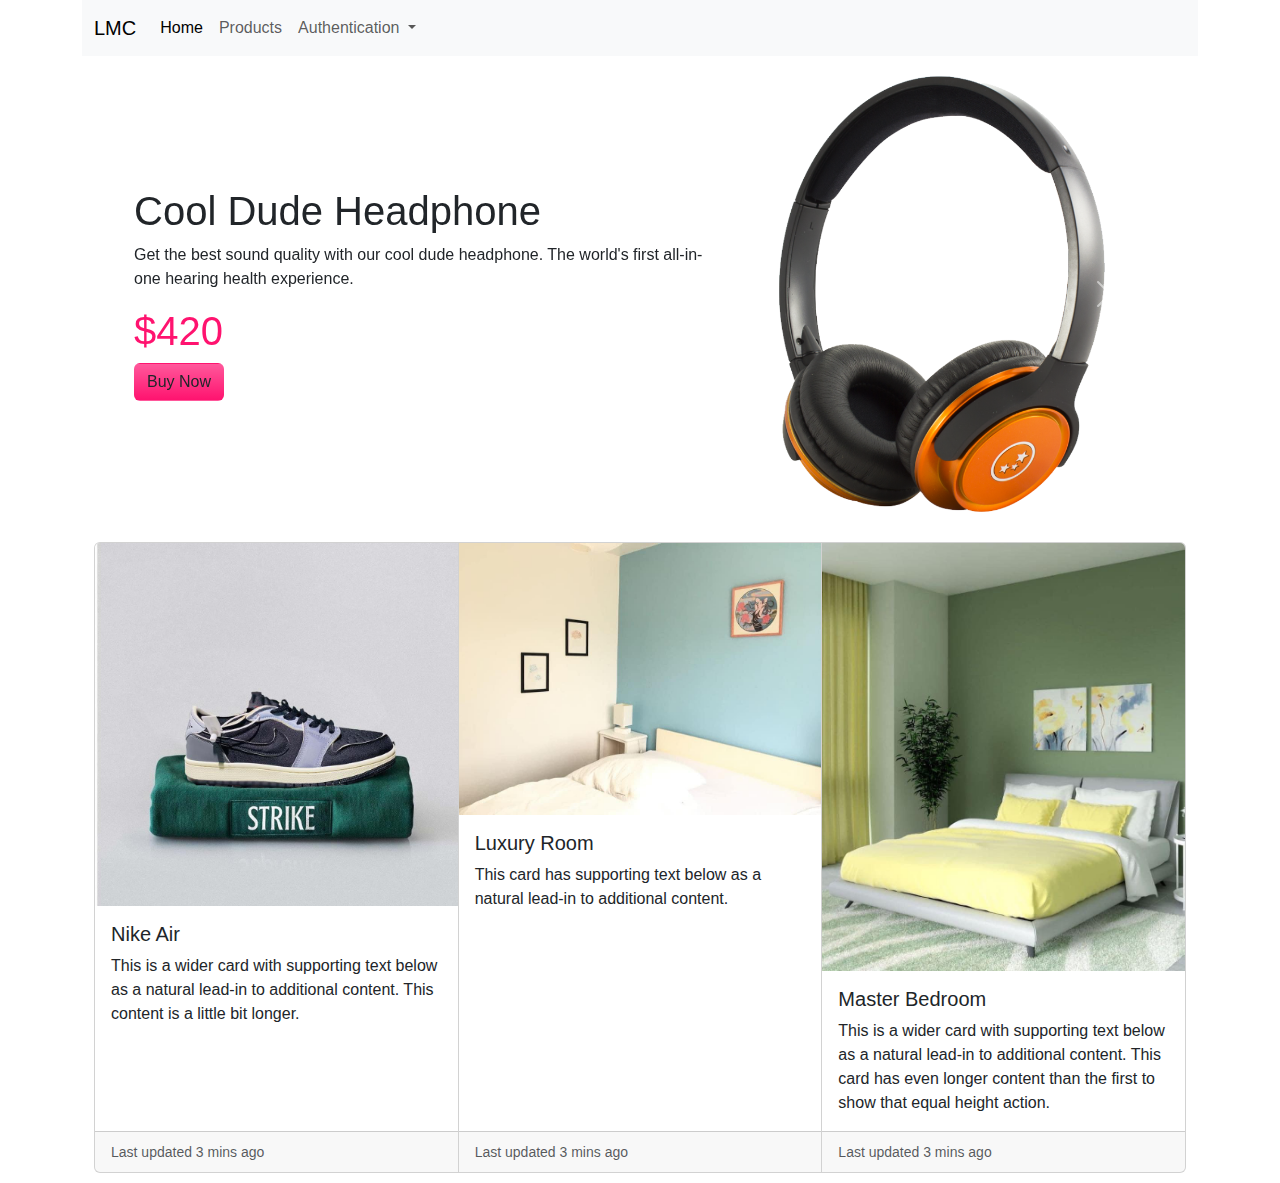
<file: class 06/index.html>
<!DOCTYPE html>
<html lang="en">
<head>
    <meta charset="UTF-8">
    <meta http-equiv="X-UA-Compatible" content="IE=edge">
    <meta name="viewport" content="width=device-width, initial-scale=1.0">
    <title>Class_06</title>
    <link rel="stylesheet" href="style.css">
    <link href="https://cdn.jsdelivr.net/npm/bootstrap@5.3.3/dist/css/bootstrap.min.css" rel="stylesheet" integrity="sha384-QWTKZyjpPEjISv5WaRU9OFeRpok6YctnYmDr5pNlyT2bRjXh0JMhjY6hW+ALEwIH" crossorigin="anonymous">

</head>
<body>
    <div class="container">
        <nav class="navbar navbar-expand-lg bg-body-tertiary"> 
            <div class="container-fluid">
              <a class="navbar-brand" href="#">LMC</a>
              <button class="navbar-toggler" type="button" data-bs-toggle="collapse" data-bs-target="#navbarSupportedContent" aria-controls="navbarSupportedContent" aria-expanded="false" aria-label="Toggle navigation">
                <span class="navbar-toggler-icon"></span>
              </button>
              <div class="collapse navbar-collapse" id="navbarSupportedContent">
                <ul class="navbar-nav me-auto mb-2 mb-lg-0">
                  <li class="nav-item">
                    <a class="nav-link active" aria-current="page" href="#">Home</a>
                  </li>
                  <li class="nav-item">
                    <a class="nav-link" href="#">Products</a>
                  </li>
                  <li class="nav-item dropdown">
                    <a class="nav-link dropdown-toggle" href="#" role="button" data-bs-toggle="dropdown" aria-expanded="false">
                      Authentication
                    </a>
                    <ul class="dropdown-menu">
                      <li><a class="dropdown-item" href="#">Log in</a></li>
                      <li><a class="dropdown-item" href="#">Log out</a></li>
                      <li><hr class="dropdown-divider"></li>
                      <li><a class="dropdown-item" href="#">Register Now</a></li>
                    </ul>
                  </li>
                </ul>
              </div>
            </div>
          </nav>
        <div class="container">
            <div id="carouselExampleIndicators" class="carousel slide">
                <div class="carousel-indicators">
                  <button type="button" data-bs-target="#carouselExampleIndicators" data-bs-slide-to="0" class="active" aria-current="true" aria-label="Slide 1"></button>
                  <button type="button" data-bs-target="#carouselExampleIndicators" data-bs-slide-to="1" aria-label="Slide 2"></button>
                  <button type="button" data-bs-target="#carouselExampleIndicators" data-bs-slide-to="2" aria-label="Slide 3"></button>
                </div>
                <div class="carousel-inner">
                  <div class="carousel-item active">
                    <div class="row align-items-center">
                        <div class="col-md-7">
                            <h1>Cool Dude Headphone</h1>
                            <p>Get the best sound quality with our cool dude headphone. The world's first all-in-one hearing health experience.</p>
                            <h1 class="price">$420</h1>
                            <button class="btn">Buy Now</button>
                        </div>
                        <div class="col-md-5">
                            <img src="images/headphone.png" class="d-block w-100" alt="...">
                        </div>
                    </div>
                  </div>
                  <div class="carousel-item">
                    <div class="row align-items-center">
                        <div class="col-md-7">
                            <h1>Mi Alpha Smart Tv</h1>
                            <p>Get the best screen quality with our cool dude view of HD. The world's first all-in-one hearing health experience.</p>
                            <h1 class="price">$720</h1>
                            <button class="btn">Buy Now</button>
                        </div>
                        <div class="col-md-5">
                            <img src="images/tv.png" class="d-block w-100" alt="...">
                        </div>
                    </div>
                  </div>
                  <div class="carousel-item">
                    <div class="row align-items-center">
                        <div class="col-md-7">
                            <h1>X-Box Gaming</h1>
                            <p>Get the best gaming quality with our cool dude headphone. The world's first all-in-one hearing health experience.</p>
                            <h1 class="price">$420</h1>
                            <button class="btn">Buy Now</button>
                        </div>
                        <div class="col-md-5">
                            <img src="images/xbox.png" class="d-block w-100" alt="...">
                        </div>
                    </div>
                  </div>
                </div>
                <button class="carousel-control-prev" type="button" data-bs-target="#carouselExampleIndicators" data-bs-slide="prev">
                  <span class="carousel-control-prev-icon" aria-hidden="true"></span>
                  <span class="visually-hidden">Previous</span>
                </button>
                <button class="carousel-control-next" type="button" data-bs-target="#carouselExampleIndicators" data-bs-slide="next">
                  <span class="carousel-control-next-icon" aria-hidden="true"></span>
                  <span class="visually-hidden">Next</span>
                </button>
              </div>
        </div>
        <div class="container">
            <div class="card-group">
                <div class="card">
                  <img src="images/IMG_8056.JPG" class="card-img-top" alt="...">
                  <div class="card-body">
                    <h5 class="card-title">Nike Air</h5>
                    <p class="card-text">This is a wider card with supporting text below as a natural lead-in to additional content. This content is a little bit longer.</p>
                  </div>
                  <div class="card-footer">
                    <small class="text-body-secondary">Last updated 3 mins ago</small>
                  </div>
                </div>
                <div class="card">
                  <img src="images/IMG_8057.JPG" class="card-img-top" alt="...">
                  <div class="card-body">
                    <h5 class="card-title">Luxury Room</h5>
                    <p class="card-text">This card has supporting text below as a natural lead-in to additional content.</p>
                  </div>
                  <div class="card-footer">
                    <small class="text-body-secondary">Last updated 3 mins ago</small>
                  </div>
                </div>
                <div class="card">
                  <img src="images/IMG_8058.JPG" class="card-img-top" alt="...">
                  <div class="card-body">
                    <h5 class="card-title">Master Bedroom</h5>
                    <p class="card-text">This is a wider card with supporting text below as a natural lead-in to additional content. This card has even longer content than the first to show that equal height action.</p>
                  </div>
                  <div class="card-footer">
                    <small class="text-body-secondary">Last updated 3 mins ago</small>
                  </div>
                </div>
              </div>
        </div>
    </div>





    <script src="https://cdn.jsdelivr.net/npm/@popperjs/core@2.11.8/dist/umd/popper.min.js" integrity="sha384-I7E8VVD/ismYTF4hNIPjVp/Zjvgyol6VFvRkX/vR+Vc4jQkC+hVqc2pM8ODewa9r" crossorigin="anonymous"></script>
    <script src="https://cdn.jsdelivr.net/npm/bootstrap@5.3.3/dist/js/bootstrap.min.js" integrity="sha384-0pUGZvbkm6XF6gxjEnlmuGrJXVbNuzT9qBBavbLwCsOGabYfZo0T0to5eqruptLy" crossorigin="anonymous"></script>
</body>
</html>
</file>
<file: class 06/style.css>
*{
    margin: 0px;
    padding: 0px;
    box-sizing: border-box;
    font-family: Arial, Helvetica, sans-serif;
}

.container{
    margin-bottom: 10px;
}

.carousel-item{
    padding: 20px 40px;
}

.price{
    color:#ff136f;
}

.btn{
    background-image: linear-gradient(to bottom,#ff589b 0%,#ff136f 100%);
    color: #fff;
    border: none;
    border-radius: 8px;
    padding: 9px 25px;
    cursor: pointer;
}
</file>
